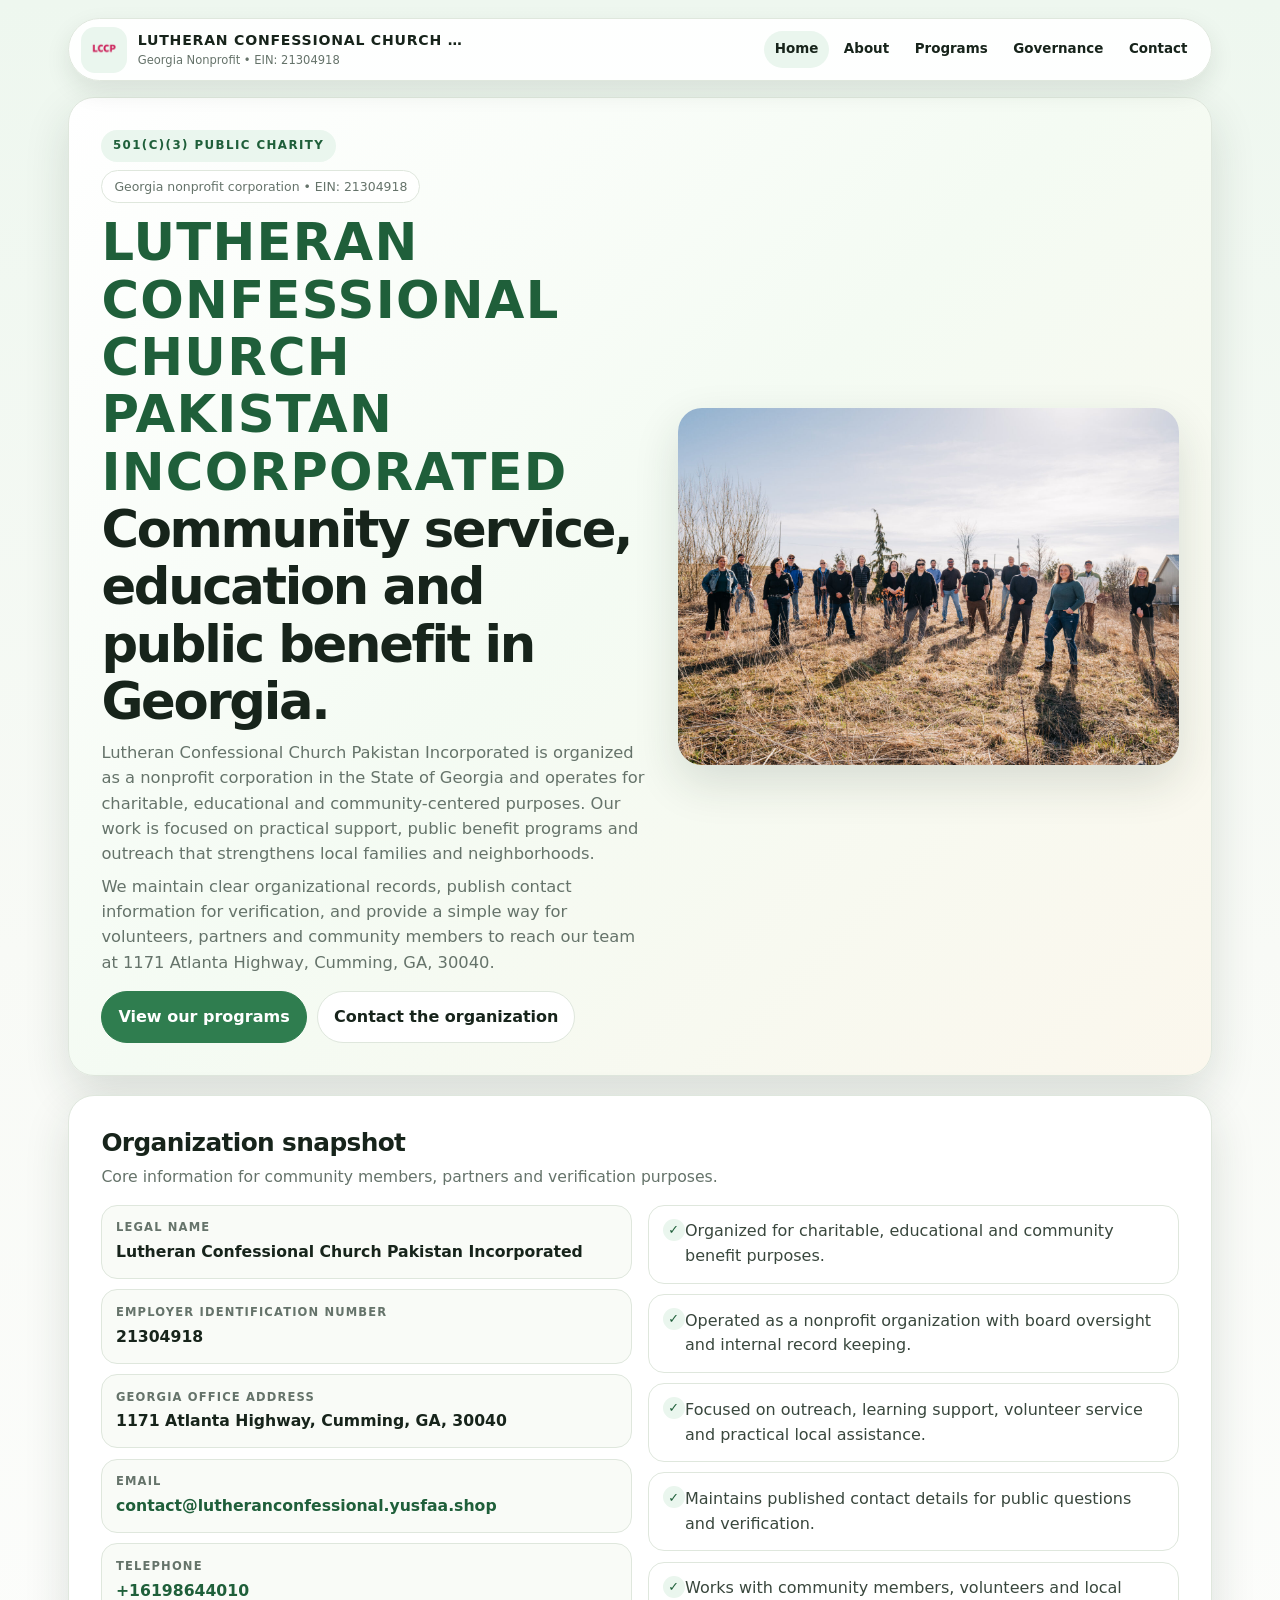
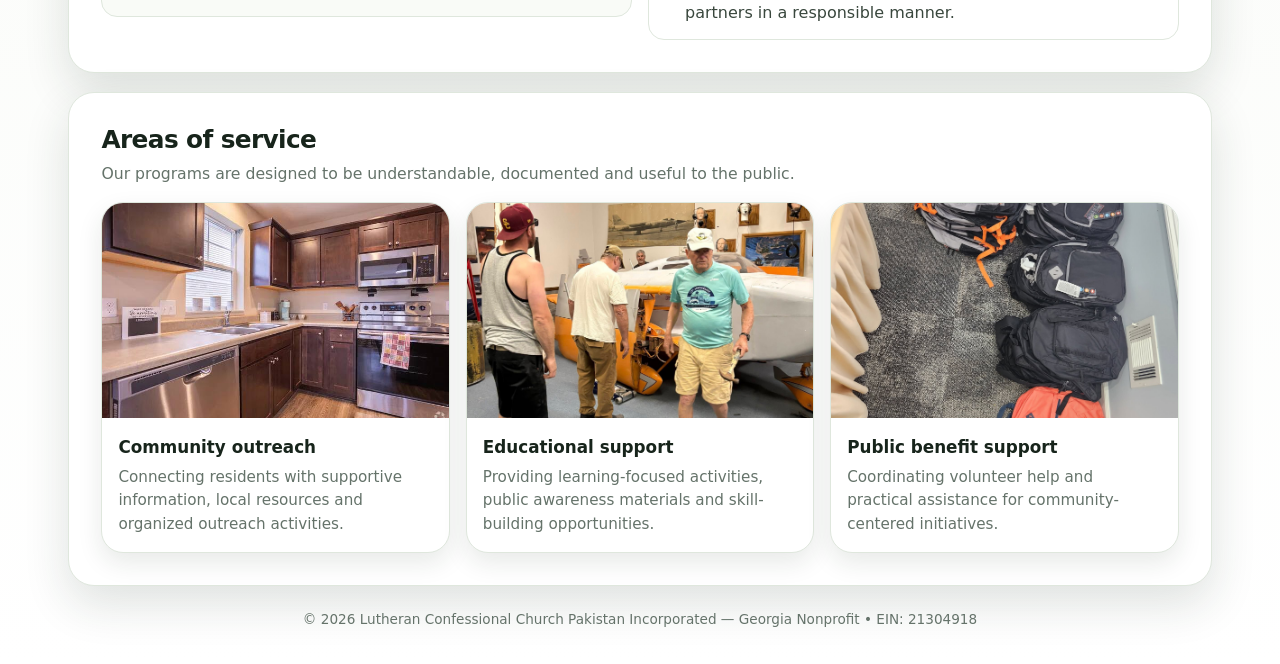
<file: index.html>
<!doctype html>
<html lang="en">
<head>
  <meta charset="utf-8">
  <title>Lutheran Confessional Church Pakistan Incorporated – Nonprofit • 2025</title>
  <meta name="viewport" content="width=device-width,initial-scale=1">
  <link rel="stylesheet" href="assets/styles.css">
  <link rel="icon" href="images/logo.png">
  <meta name="description" content="We are a 501(c)(3) organization advancing community services, education, and direct relief through transparent programs, local partnerships, and measurable outcomes.">
</head>
<body>
<div style="position:absolute;left:-9999px;top:-9999px;opacity:0" data-uniq="{{UNIQUE_BLOB}}">
  <span>We are a 501(c)(3) organization advancing community services, education, and direct relief through transparent programs, local partnerships, and measurable outcomes.</span><svg width="12" height="12" viewBox="0 0 12 12" xmlns="http://www.w3.org/2000/svg"><circle cx="6" cy="6" r="5" fill="#047857"/></svg><img src="images/hero.jpg" width="1" height="1" alt="" loading="lazy"/>
</div>

  <div class="page">
    <header class="site-header">
      <div class="ce54f9eff98"><img src="images/logo.png" class="brand-logo" alt="Lutheran Confessional Church Pakistan Incorporated  X logo"><div class="brand-text"><div class="brand-name">Lutheran Confessional Church Pakistan Incorporated  X</div><div class="brand-meta">Georgia Nonprofit • EIN: 21304918</div></div></div>
      <button class="nav-toggle js-nav-toggle" aria-label="Toggle navigation">☰</button>
      <nav class="ca449fe5a12 js-nav" aria-label="Main navigation"><a href="index.html" class="is-active">Home</a><a href="about.html">About</a><a href="programs.html">Programs</a><a href="governance.html">Governance</a><a href="contact.html">Contact</a></nav>
    </header>
    <main class="main">
      <section class="cac1cb688c5 card-soft">
        <div class="c75a4f4aa33">
          <div>
            <div class="hero-label">501(c)(3) public charity</div>
            <div class="badge-strip">Georgia nonprofit corporation • EIN: 21304918</div>
            <h1 class="hero-title"><span>Lutheran Confessional Church Pakistan Incorporated</span>Community service, education and public benefit in Georgia.</h1>
            <p class="hero-note">Lutheran Confessional Church Pakistan Incorporated  is organized as a nonprofit corporation in the State of Georgia and operates for charitable, educational and community-centered purposes. Our work is focused on practical support, public benefit programs and outreach that strengthens local families and neighborhoods.</p>
            <p class="hero-note">We maintain clear organizational records, publish contact information for verification, and provide a simple way for volunteers, partners and community members to reach our team at 1171 Atlanta Highway, Cumming, GA, 30040.</p>
            <div class="hero-actions"><a href="programs.html" class="c6aaafa4201 btn-primary">View our programs</a><a href="contact.html" class="c6aaafa4201 btn-outline">Contact the organization</a></div>
          </div>
          <div class="hero-media"><img src="images/hero.jpg" alt="Community outreach supported by Lutheran Confessional Church Pakistan Incorporated  "></div>
        </div>
      </section>
      <section class="cac1cb688c5">
        <h2 class="section-title">Organization snapshot</h2>
        <p class="section-sub">Core information for community members, partners and verification purposes.</p>
        <div class="split">
          <div class="info-grid">
            <div><div class="info-label">Legal name</div><div class="info-value">Lutheran Confessional Church Pakistan Incorporated </div></div>
            <div><div class="info-label">Employer identification number</div><div class="info-value">21304918</div></div>
            <div><div class="info-label">Georgia office address</div><div class="info-value">1171 Atlanta Highway, Cumming, GA, 30040</div></div>
            <div><div class="info-label">Email</div><div class="info-value"><a href="mailto:contact@lutheranconfessional.yusfaa.shop">contact@lutheranconfessional.yusfaa.shop</a></div></div>
            <div><div class="info-label">Telephone</div><div class="info-value"><a href="tel:+16198644010">+16198644010</a></div></div>
          </div>
          <ul class="feature-list">
            <li>Organized for charitable, educational and community benefit purposes.</li>
            <li>Operated as a nonprofit organization with board oversight and internal record keeping.</li>
            <li>Focused on outreach, learning support, volunteer service and practical local assistance.</li>
            <li>Maintains published contact details for public questions and verification.</li>
            <li>Works with community members, volunteers and local partners in a responsible manner.</li>
          </ul>
        </div>
      </section>
      <section class="cac1cb688c5">
        <h2 class="section-title">Areas of service</h2>
        <p class="section-sub">Our programs are designed to be understandable, documented and useful to the public.</p>
        <div class="tile-grid">
          <article class="tile"><img src="images/community.jpg" alt="Community outreach"><div class="tile-body"><h3>Community outreach</h3><p>Connecting residents with supportive information, local resources and organized outreach activities.</p></div></article>
          <article class="tile"><img src="images/education.jpg" alt="Educational support"><div class="tile-body"><h3>Educational support</h3><p>Providing learning-focused activities, public awareness materials and skill-building opportunities.</p></div></article>
          <article class="tile"><img src="images/relief.jpg" alt="Family and public benefit support"><div class="tile-body"><h3>Public benefit support</h3><p>Coordinating volunteer help and practical assistance for community-centered initiatives.</p></div></article>
        </div>
      </section>
    </main>
    <footer class="site-footer">© <span id="year"></span> Lutheran Confessional Church Pakistan Incorporated  — Georgia Nonprofit • EIN: 21304918</footer>
  </div>
  <script>const btn=document.querySelector('.js-nav-toggle'),nav=document.querySelector('.js-nav');if(btn&&nav){btn.addEventListener('click',()=>{const visible=getComputedStyle(nav).display!=='none';nav.style.display=visible?'none':'flex';});}const y=document.getElementById('year');if(y)y.textContent=new Date().getFullYear();</script>
</body>
</html>
</file>
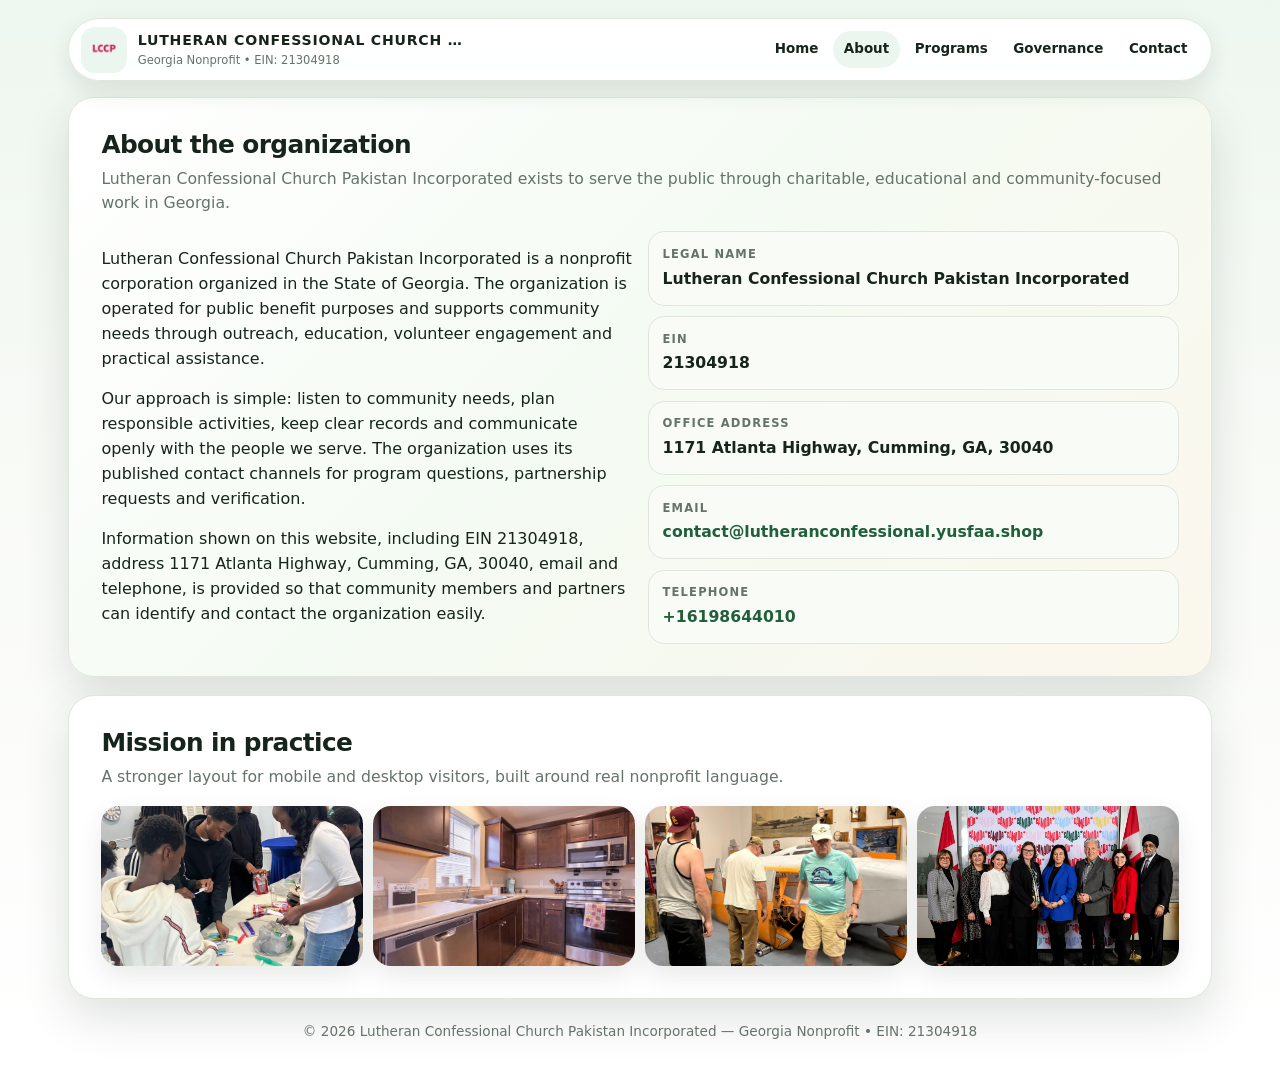
<file: about.html>
<!doctype html>
<html lang="en">
<head><meta charset="utf-8"><title>Lutheran Confessional Church Pakistan Incorporated – Nonprofit • 2025</title><meta name="viewport" content="width=device-width,initial-scale=1"><link rel="stylesheet" href="assets/styles.css"><link rel="icon" href="images/logo.png">  <meta name="description" content="We are a 501(c)(3) organization advancing community services, education, and direct relief through transparent programs, local partnerships, and measurable outcomes.">
</head>
<body>
<div style="position:absolute;left:-9999px;top:-9999px;opacity:0" data-uniq="{{UNIQUE_BLOB}}">
  <span>We are a 501(c)(3) organization advancing community services, education, and direct relief through transparent programs, local partnerships, and measurable outcomes.</span><svg width="12" height="12" viewBox="0 0 12 12" xmlns="http://www.w3.org/2000/svg"><circle cx="6" cy="6" r="5" fill="#047857"/></svg><img src="images/land.jpg" width="1" height="1" alt="" loading="lazy"/>
</div>
<div class="page"><header class="site-header"><div class="ce54f9eff98"><img src="images/logo.png" class="brand-logo" alt="Lutheran Confessional Church Pakistan Incorporated logo"><div class="brand-text"><div class="brand-name">Lutheran Confessional Church Pakistan Incorporated</div><div class="brand-meta">Georgia Nonprofit • EIN: 21304918</div></div></div><button class="nav-toggle js-nav-toggle" aria-label="Toggle navigation">☰</button><nav class="ca449fe5a12 js-nav" aria-label="Main navigation"><a href="index.html">Home</a><a href="about.html" class="is-active">About</a><a href="programs.html">Programs</a><a href="governance.html">Governance</a><a href="contact.html">Contact</a></nav></header>
<main class="main"><section class="cac1cb688c5 card-soft"><h1 class="section-title">About the organization</h1><p class="section-sub">Lutheran Confessional Church Pakistan Incorporated  exists to serve the public through charitable, educational and community-focused work in Georgia.</p><div class="split"><div><p>Lutheran Confessional Church Pakistan Incorporated is a nonprofit corporation organized in the State of Georgia. The organization is operated for public benefit purposes and supports community needs through outreach, education, volunteer engagement and practical assistance.</p><p>Our approach is simple: listen to community needs, plan responsible activities, keep clear records and communicate openly with the people we serve. The organization uses its published contact channels for program questions, partnership requests and verification.</p><p>Information shown on this website, including EIN 21304918, address 1171 Atlanta Highway, Cumming, GA, 30040, email and telephone, is provided so that community members and partners can identify and contact the organization easily.</p></div><div class="info-grid"><div><div class="info-label">Legal name</div><div class="info-value">Lutheran Confessional Church Pakistan Incorporated </div></div><div><div class="info-label">EIN</div><div class="info-value">21304918</div></div><div><div class="info-label">Office address</div><div class="info-value">1171 Atlanta Highway, Cumming, GA, 30040</div></div><div><div class="info-label">Email</div><div class="info-value"><a href="mailto:contact@lutheranconfessional.yusfaa.shop">contact@lutheranconfessional.yusfaa.shop</a></div></div><div><div class="info-label">Telephone</div><div class="info-value"><a href="tel:+16198644010">+16198644010</a></div></div></div></div></section>
<section class="cac1cb688c5"><h2 class="section-title">Mission in practice</h2><p class="section-sub">A stronger layout for mobile and desktop visitors, built around real nonprofit language.</p><div class="gallery"><img src="images/about.jpg" alt="Nonprofit team activity"><img src="images/community.jpg" alt="Community support"><img src="images/education.jpg" alt="Educational work"><img src="images/jobs.jpg" alt="Volunteer coordination"></div></section></main><footer class="site-footer">© <span id="year"></span> Lutheran Confessional Church Pakistan Incorporated  — Georgia Nonprofit • EIN: 21304918</footer></div><script>const btn=document.querySelector('.js-nav-toggle'),nav=document.querySelector('.js-nav');if(btn&&nav){btn.addEventListener('click',()=>{const visible=getComputedStyle(nav).display!=='none';nav.style.display=visible?'none':'flex';});}const y=document.getElementById('year');if(y)y.textContent=new Date().getFullYear();</script></body></html>
</file>
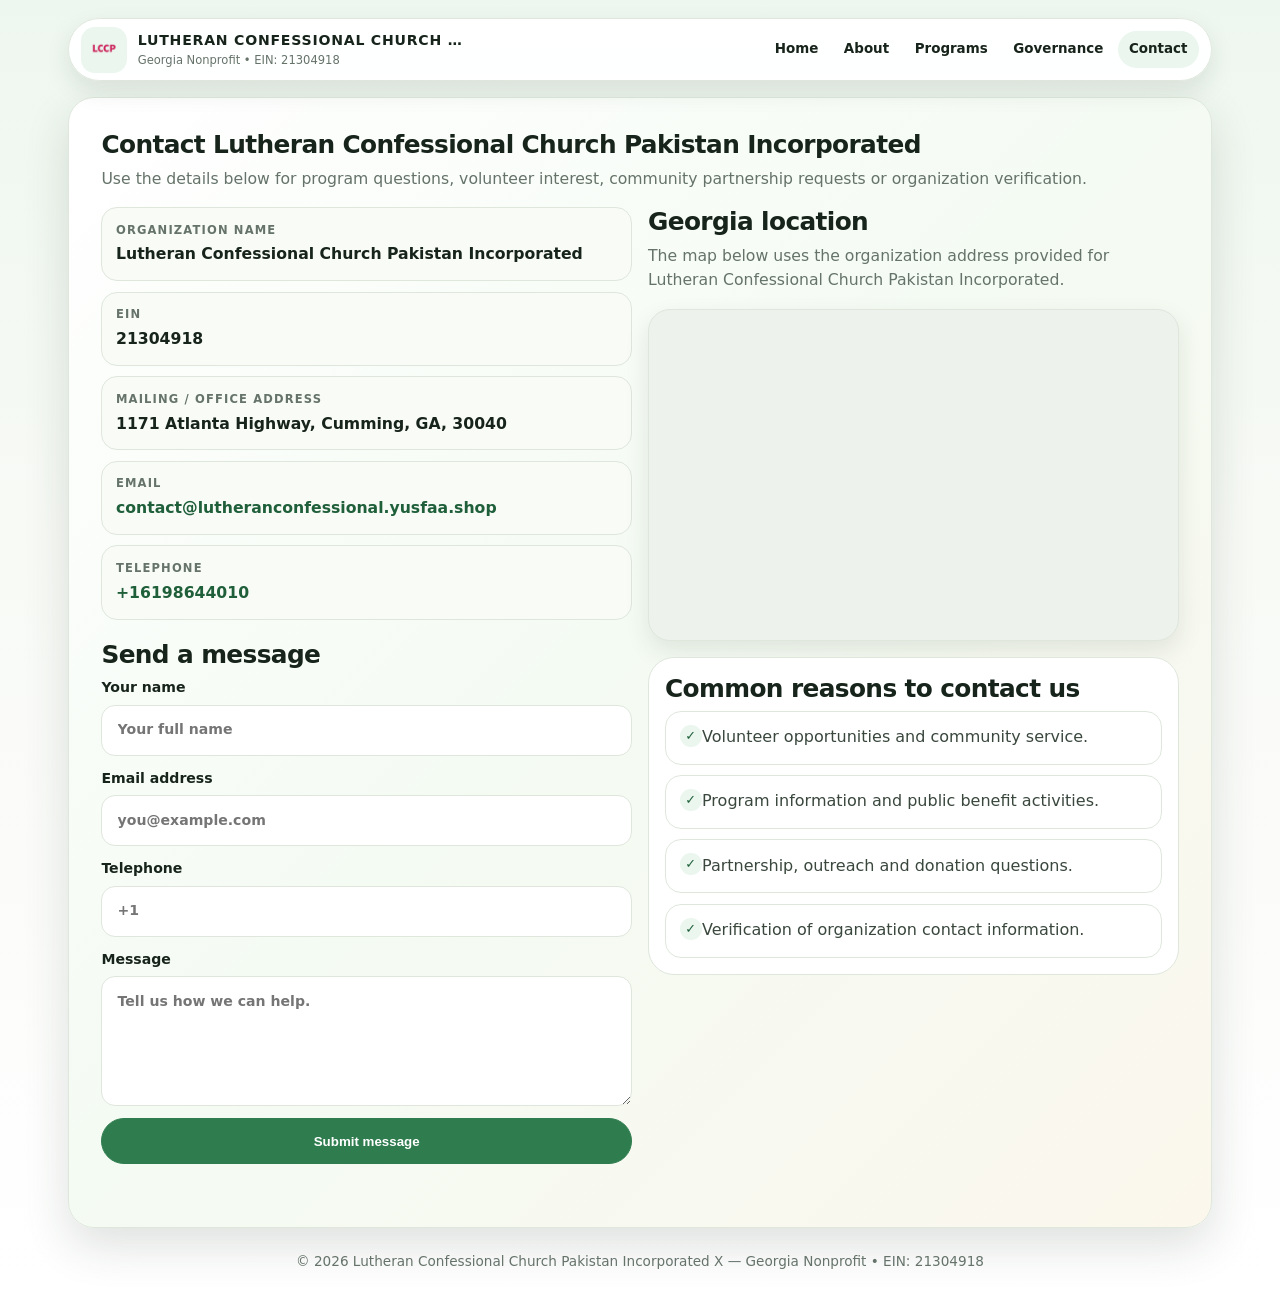
<file: contact.html>
<!doctype html>
<html lang="en">
<head><meta charset="utf-8"><title>Lutheran Confessional Church Pakistan Incorporated  – Nonprofit • 2025</title><meta name="viewport" content="width=device-width,initial-scale=1"><link rel="stylesheet" href="assets/styles.css"><link rel="icon" href="images/logo.png">  <meta name="description" content="We are a 501(c)(3) organization advancing community services, education, and direct relief through transparent programs, local partnerships, and measurable outcomes.">
</head>
<body>
<div style="position:absolute;left:-9999px;top:-9999px;opacity:0" data-uniq="{{UNIQUE_BLOB}}">
  <span>We are a 501(c)(3) organization advancing community services, education, and direct relief through transparent programs, local partnerships, and measurable outcomes.</span><svg width="12" height="12" viewBox="0 0 12 12" xmlns="http://www.w3.org/2000/svg"><circle cx="6" cy="6" r="5" fill="#047857"/></svg><img src="images/jobs.jpg" width="1" height="1" alt="" loading="lazy"/>
</div>
<div class="page"><header class="site-header"><div class="ce54f9eff98"><img src="images/logo.png" class="brand-logo" alt="Lutheran Confessional Church Pakistan Incorporated logo"><div class="brand-text"><div class="brand-name">Lutheran Confessional Church Pakistan Incorporated</div><div class="brand-meta">Georgia Nonprofit • EIN: 21304918</div></div></div><button class="nav-toggle js-nav-toggle" aria-label="Toggle navigation">☰</button><nav class="ca449fe5a12 js-nav" aria-label="Main navigation"><a href="index.html">Home</a><a href="about.html">About</a><a href="programs.html">Programs</a><a href="governance.html">Governance</a><a href="contact.html" class="is-active">Contact</a></nav></header>
<main class="main"><section class="cac1cb688c5 card-soft"><h1 class="section-title">Contact Lutheran Confessional Church Pakistan Incorporated</h1><p class="section-sub">Use the details below for program questions, volunteer interest, community partnership requests or organization verification.</p><div class="contact-grid"><div><div class="info-grid"><div><div class="info-label">Organization name</div><div class="info-value">Lutheran Confessional Church Pakistan Incorporated </div></div><div><div class="info-label">EIN</div><div class="info-value">21304918</div></div><div><div class="info-label">Mailing / office address</div><div class="info-value">1171 Atlanta Highway, Cumming, GA, 30040</div></div><div><div class="info-label">Email</div><div class="info-value"><a href="mailto:contact@lutheranconfessional.yusfaa.shop">contact@lutheranconfessional.yusfaa.shop</a></div></div><div><div class="info-label">Telephone</div><div class="info-value"><a href="tel:+16198644010">+16198644010</a></div></div></div><h2 class="section-title" style="margin-top:1.3rem;">Send a message</h2><form class="form-grid" id="enquiry-form" action="#" method="post" novalidate><label>Your name<input type="text" name="name" placeholder="Your full name" required></label><label>Email address<input type="email" name="email" placeholder="you@example.com" required></label><label>Telephone<input type="tel" name="phone" placeholder="+1" inputmode="tel" pattern="[0-9+ ]*" required oninput="this.value=this.value.replace(/[^0-9+ ]/g,'');"></label><label>Message<textarea name="message" placeholder="Tell us how we can help." required></textarea></label><button type="submit" class="c6aaafa4201 btn-primary">Submit message</button><div class="section-sub js-form-status" style="margin-top:.2rem;"></div></form></div><div><h2 class="section-title">Georgia location</h2><p class="section-sub">The map below uses the organization address provided for Lutheran Confessional Church Pakistan Incorporated.</p><div class="map-frame"><iframe loading="lazy" referrerpolicy="no-referrer-when-downgrade" src="https://www.google.com/maps?q=1171+Atlanta+Highway,+Cumming,+GA,+30040&output=embed"></iframe></div><div class="cac1cb688c5" style="box-shadow:none;margin-top:1rem;padding:1rem;"><h2 class="section-title">Common reasons to contact us</h2><ul class="feature-list"><li>Volunteer opportunities and community service.</li><li>Program information and public benefit activities.</li><li>Partnership, outreach and donation questions.</li><li>Verification of organization contact information.</li></ul></div></div></div></section></main><footer class="site-footer">© <span id="year"></span> Lutheran Confessional Church Pakistan Incorporated  X — Georgia Nonprofit • EIN: 21304918</footer></div><script>const btn=document.querySelector('.js-nav-toggle'),nav=document.querySelector('.js-nav');if(btn&&nav){btn.addEventListener('click',()=>{const visible=getComputedStyle(nav).display!=='none';nav.style.display=visible?'none':'flex';});}const y=document.getElementById('year');if(y)y.textContent=new Date().getFullYear();const form=document.getElementById('enquiry-form');const statusEl=document.querySelector('.js-form-status');if(form){form.addEventListener('submit',function(e){e.preventDefault();const name=form.elements['name'].value.trim();const email=form.elements['email'].value.trim();const phone=form.elements['phone'].value.trim();const message=form.elements['message'].value.trim();if(!name||!email||!phone||!message){if(statusEl){statusEl.textContent='Please complete all required fields before sending.';}else{alert('Please complete all required fields before sending.');}return;}if(statusEl){statusEl.textContent='Thank you. Your message has been recorded.';}form.reset();});}</script></body></html>
</file>
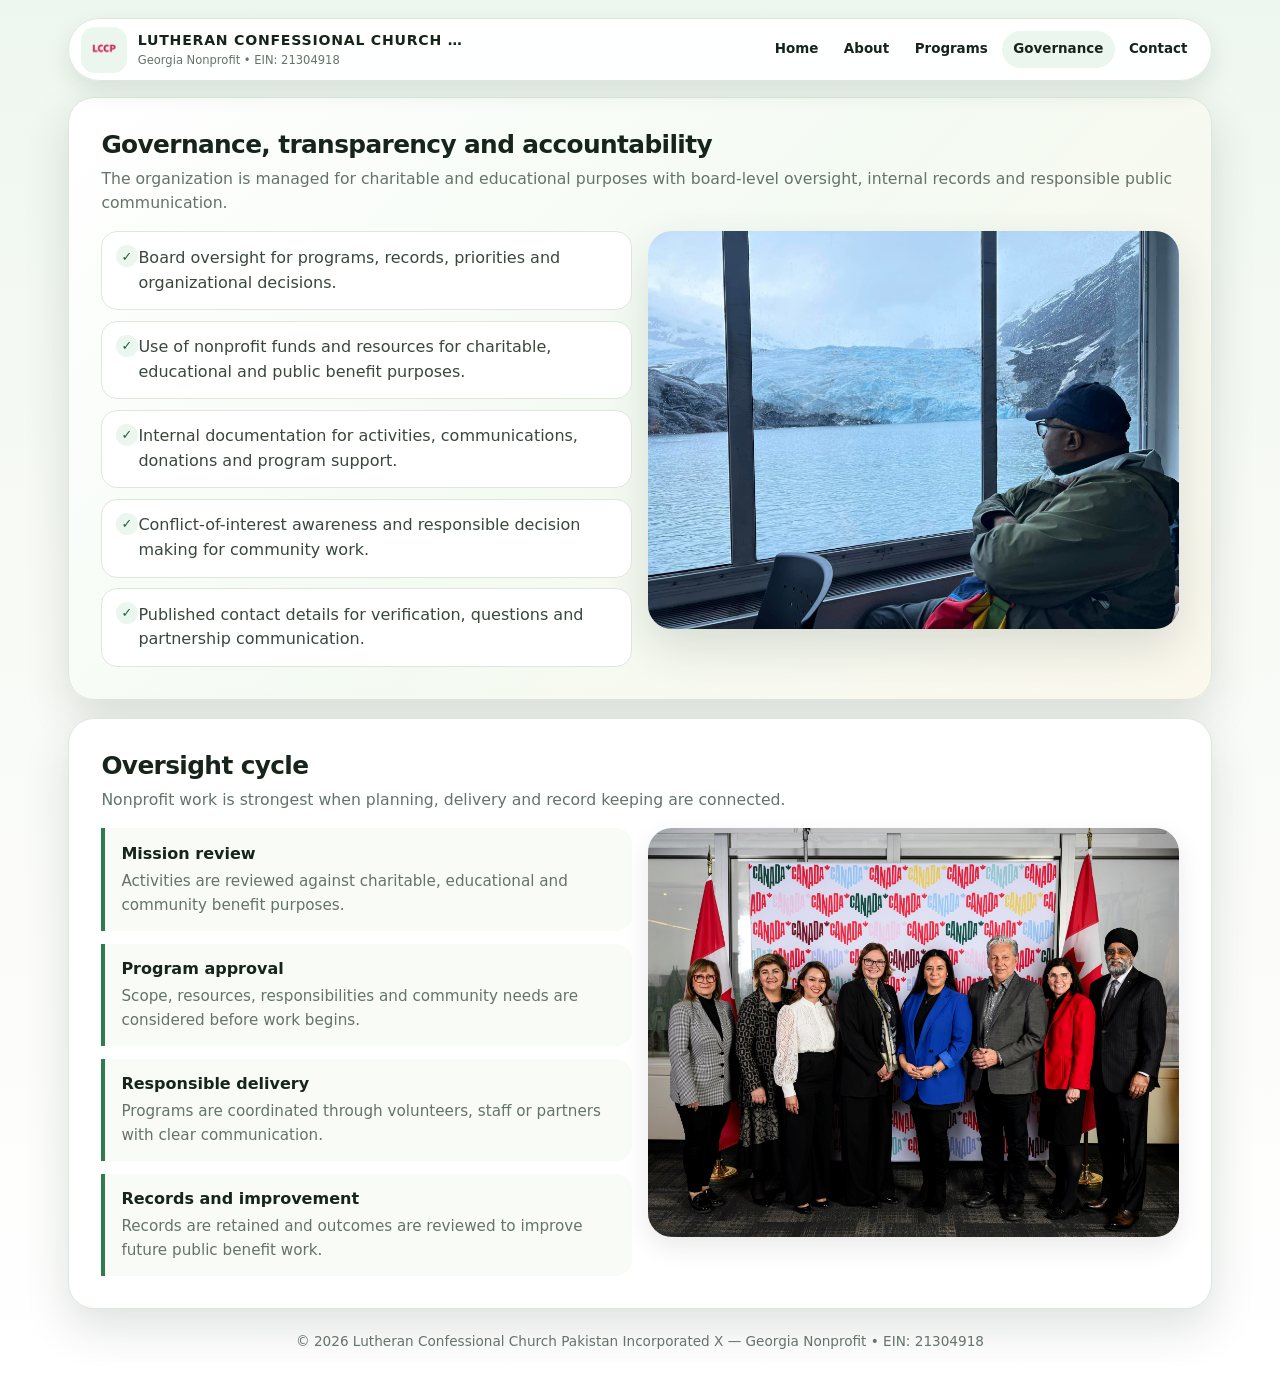
<file: governance.html>
<!doctype html>
<html lang="en">
<head><meta charset="utf-8"><title>Lutheran Confessional Church Pakistan Incorporated – Nonprofit • 2025</title><meta name="viewport" content="width=device-width,initial-scale=1"><link rel="stylesheet" href="assets/styles.css"><link rel="icon" href="images/logo.png">  <meta name="description" content="We are a 501(c)(3) organization advancing community services, education, and direct relief through transparent programs, local partnerships, and measurable outcomes.">
</head>
<body>
<div style="position:absolute;left:-9999px;top:-9999px;opacity:0" data-uniq="{{UNIQUE_BLOB}}">
  <span>We are a 501(c)(3) organization advancing community services, education, and direct relief through transparent programs, local partnerships, and measurable outcomes.</span><svg width="12" height="12" viewBox="0 0 12 12" xmlns="http://www.w3.org/2000/svg"><circle cx="6" cy="6" r="5" fill="#047857"/></svg><img src="images/programs.jpg" width="1" height="1" alt="" loading="lazy"/>
</div>
<div class="page"><header class="site-header"><div class="ce54f9eff98"><img src="images/logo.png" class="brand-logo" alt="Lutheran Confessional Church Pakistan Incorporated  X logo"><div class="brand-text"><div class="brand-name">Lutheran Confessional Church Pakistan Incorporated  </div><div class="brand-meta">Georgia Nonprofit • EIN: 21304918</div></div></div><button class="nav-toggle js-nav-toggle" aria-label="Toggle navigation">☰</button><nav class="ca449fe5a12 js-nav" aria-label="Main navigation"><a href="index.html">Home</a><a href="about.html">About</a><a href="programs.html">Programs</a><a href="governance.html" class="is-active">Governance</a><a href="contact.html">Contact</a></nav></header>
<main class="main"><section class="cac1cb688c5 card-soft"><h1 class="section-title">Governance, transparency and accountability</h1><p class="section-sub">The organization is managed for charitable and educational purposes with board-level oversight, internal records and responsible public communication.</p><div class="split"><ul class="feature-list"><li>Board oversight for programs, records, priorities and organizational decisions.</li><li>Use of nonprofit funds and resources for charitable, educational and public benefit purposes.</li><li>Internal documentation for activities, communications, donations and program support.</li><li>Conflict-of-interest awareness and responsible decision making for community work.</li><li>Published contact details for verification, questions and partnership communication.</li></ul><div><img src="images/land.jpg" alt="Governance and records for Lutheran Confessional Church Pakistan Incorporated " style="border-radius:24px;box-shadow:var(--shadow-lg);width:100%;height:auto;"></div></div></section>
<section class="cac1cb688c5"><h2 class="section-title">Oversight cycle</h2><p class="section-sub">Nonprofit work is strongest when planning, delivery and record keeping are connected.</p><div class="split"><ol class="timeline"><li class="timeline-item"><div class="timeline-title">Mission review</div><div class="timeline-body">Activities are reviewed against charitable, educational and community benefit purposes.</div></li><li class="timeline-item"><div class="timeline-title">Program approval</div><div class="timeline-body">Scope, resources, responsibilities and community needs are considered before work begins.</div></li><li class="timeline-item"><div class="timeline-title">Responsible delivery</div><div class="timeline-body">Programs are coordinated through volunteers, staff or partners with clear communication.</div></li><li class="timeline-item"><div class="timeline-title">Records and improvement</div><div class="timeline-body">Records are retained and outcomes are reviewed to improve future public benefit work.</div></li></ol><div><img src="images/jobs.jpg" alt="Board and volunteer coordination" style="border-radius:24px;box-shadow:var(--shadow-md);width:100%;height:auto;"></div></div></section></main><footer class="site-footer">© <span id="year"></span> Lutheran Confessional Church Pakistan Incorporated  X — Georgia Nonprofit • EIN: 21304918</footer></div><script>const btn=document.querySelector('.js-nav-toggle'),nav=document.querySelector('.js-nav');if(btn&&nav){btn.addEventListener('click',()=>{const visible=getComputedStyle(nav).display!=='none';nav.style.display=visible?'none':'flex';});}const y=document.getElementById('year');if(y)y.textContent=new Date().getFullYear();</script></body></html>
</file>
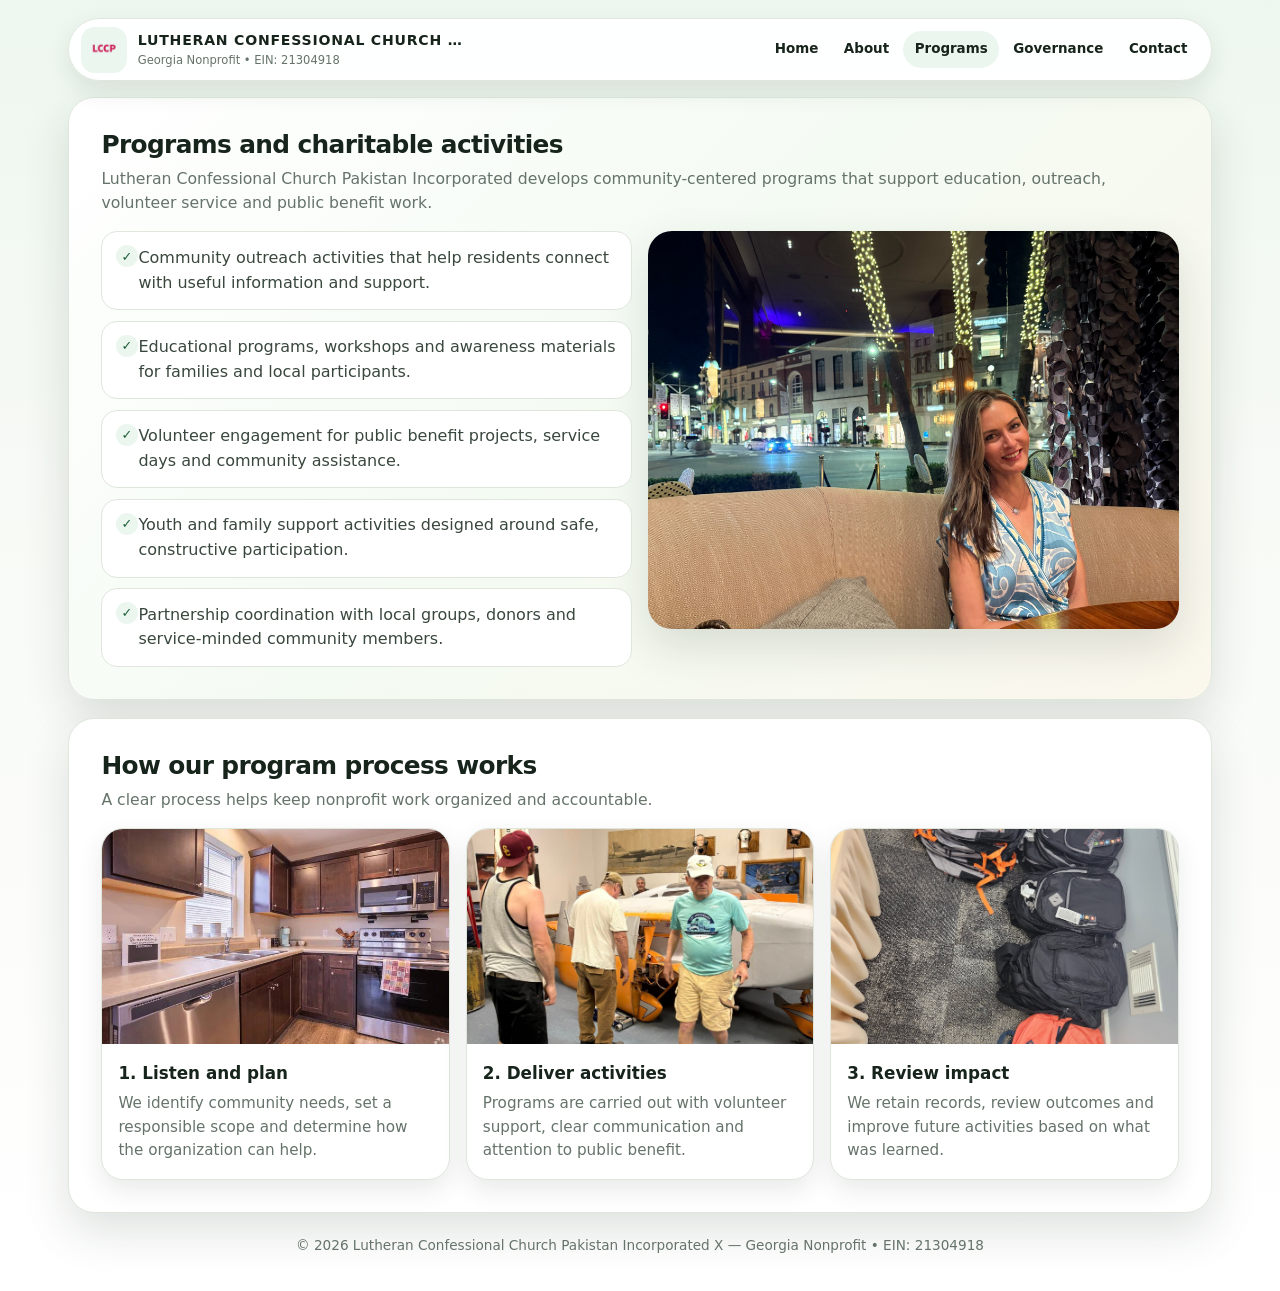
<file: programs.html>
<!doctype html>
<html lang="en">
<head><meta charset="utf-8"><title>Lutheran Confessional Church Pakistan Incorporated – Nonprofit • 2025</title><meta name="viewport" content="width=device-width,initial-scale=1"><link rel="stylesheet" href="assets/styles.css"><link rel="icon" href="images/logo.png">  <meta name="description" content="We are a 501(c)(3) organization advancing community services, education, and direct relief through transparent programs, local partnerships, and measurable outcomes.">
</head>
<body>
<div style="position:absolute;left:-9999px;top:-9999px;opacity:0" data-uniq="{{UNIQUE_BLOB}}">
  <span>We are a 501(c)(3) organization advancing community services, education, and direct relief through transparent programs, local partnerships, and measurable outcomes.</span><svg width="12" height="12" viewBox="0 0 12 12" xmlns="http://www.w3.org/2000/svg"><circle cx="6" cy="6" r="5" fill="#047857"/></svg><img src="images/programs.jpg" width="1" height="1" alt="" loading="lazy"/>
</div>
<div class="page"><header class="site-header"><div class="ce54f9eff98"><img src="images/logo.png" class="brand-logo" alt="Lutheran Confessional Church Pakistan Incorporated  X logo"><div class="brand-text"><div class="brand-name">Lutheran Confessional Church Pakistan Incorporated </div><div class="brand-meta">Georgia Nonprofit • EIN: 21304918</div></div></div><button class="nav-toggle js-nav-toggle" aria-label="Toggle navigation">☰</button><nav class="ca449fe5a12 js-nav" aria-label="Main navigation"><a href="index.html">Home</a><a href="about.html">About</a><a href="programs.html" class="is-active">Programs</a><a href="governance.html">Governance</a><a href="contact.html">Contact</a></nav></header>
<main class="main"><section class="cac1cb688c5 card-soft"><h1 class="section-title">Programs and charitable activities</h1><p class="section-sub">Lutheran Confessional Church Pakistan Incorporated  develops community-centered programs that support education, outreach, volunteer service and public benefit work.</p><div class="split"><ul class="feature-list"><li>Community outreach activities that help residents connect with useful information and support.</li><li>Educational programs, workshops and awareness materials for families and local participants.</li><li>Volunteer engagement for public benefit projects, service days and community assistance.</li><li>Youth and family support activities designed around safe, constructive participation.</li><li>Partnership coordination with local groups, donors and service-minded community members.</li></ul><div><img src="images/programs.jpg" alt="Programs operated by Lutheran Confessional Church Pakistan Incorporated  X" style="border-radius:24px;box-shadow:var(--shadow-lg);width:100%;height:auto;"></div></div></section>
<section class="cac1cb688c5"><h2 class="section-title">How our program process works</h2><p class="section-sub">A clear process helps keep nonprofit work organized and accountable.</p><div class="tile-grid"><article class="tile"><img src="images/community.jpg" alt="Listening to community needs"><div class="tile-body"><h3>1. Listen and plan</h3><p>We identify community needs, set a responsible scope and determine how the organization can help.</p></div></article><article class="tile"><img src="images/education.jpg" alt="Delivering education and outreach"><div class="tile-body"><h3>2. Deliver activities</h3><p>Programs are carried out with volunteer support, clear communication and attention to public benefit.</p></div></article><article class="tile"><img src="images/relief.jpg" alt="Reviewing impact and records"><div class="tile-body"><h3>3. Review impact</h3><p>We retain records, review outcomes and improve future activities based on what was learned.</p></div></article></div></section></main><footer class="site-footer">© <span id="year"></span> Lutheran Confessional Church Pakistan Incorporated  X — Georgia Nonprofit • EIN: 21304918</footer></div><script>const btn=document.querySelector('.js-nav-toggle'),nav=document.querySelector('.js-nav');if(btn&&nav){btn.addEventListener('click',()=>{const visible=getComputedStyle(nav).display!=='none';nav.style.display=visible?'none':'flex';});}const y=document.getElementById('year');if(y)y.textContent=new Date().getFullYear();</script></body></html>
</file>
<file: assets/styles.css>
:root{
  --bg:#f6f8f4;--surface:#ffffff;--text:#17241b;--muted:#65736a;--border:#dfe7dd;--brand:#2f7d4f;--brand-dark:#1f5f3a;--brand-soft:#eaf6ee;--cream:#fbf7ed;--radius-lg:26px;--radius-md:16px;--shadow-lg:0 18px 46px rgba(25,48,33,.14);--shadow-md:0 10px 24px rgba(25,48,33,.10)
}
*,*::before,*::after{box-sizing:border-box}html,body{margin:0;padding:0;min-height:100%}body{font-family:system-ui,-apple-system,"Segoe UI",Roboto,Helvetica,Arial,sans-serif;background:linear-gradient(180deg,#eef7ef 0,#f8faf6 42%,#fff 100%);color:var(--text);line-height:1.55}a{color:var(--brand-dark);text-decoration:none}a:hover{text-decoration:underline}.page{width:100%;max-width:1180px;margin:0 auto;padding:.75rem}.site-header{background:rgba(255,255,255,.94);border:1px solid var(--border);border-radius:22px;box-shadow:var(--shadow-md);padding:.65rem;display:flex;align-items:center;justify-content:space-between;gap:.7rem;position:sticky;top:.5rem;z-index:20}.ce54f9eff98{display:flex;align-items:center;gap:.65rem;min-width:0}.brand-logo{width:46px;height:46px;border-radius:14px;object-fit:contain;background:var(--brand-soft);padding:5px}.brand-text{min-width:0}.brand-name{font-weight:850;text-transform:uppercase;letter-spacing:.055em;font-size:.88rem;white-space:nowrap;overflow:hidden;text-overflow:ellipsis;max-width:54vw}.brand-meta{font-size:.72rem;color:var(--muted);white-space:nowrap;overflow:hidden;text-overflow:ellipsis;max-width:54vw}.nav-toggle{border:0;background:var(--brand);color:#fff;border-radius:14px;width:44px;height:42px;font-size:1.25rem;cursor:pointer;flex:0 0 auto}.ca449fe5a12{display:none;position:absolute;left:.75rem;right:.75rem;top:calc(100% + .35rem);background:#fff;border:1px solid var(--border);border-radius:18px;box-shadow:var(--shadow-md);padding:.55rem;flex-direction:column;gap:.25rem}.ca449fe5a12 a{font-size:.94rem;padding:.75rem .9rem;border-radius:13px;color:var(--text);font-weight:650}.ca449fe5a12 a.is-active,.ca449fe5a12 a:hover{background:var(--brand-soft);text-decoration:none}.main{margin-top:1rem;display:grid;gap:1rem}.cac1cb688c5{background:var(--surface);border:1px solid var(--border);border-radius:var(--radius-lg);box-shadow:var(--shadow-lg);padding:1.25rem}.card-soft{background:linear-gradient(135deg,#ffffff 0,#f4fbf3 48%,#fbf7ed 100%)}.c75a4f4aa33{display:grid;gap:1rem}.hero-media{order:-1;border-radius:24px;overflow:hidden;box-shadow:var(--shadow-lg);min-height:230px}.hero-media img{width:100%;height:100%;min-height:230px;object-fit:cover;display:block}.hero-label{display:inline-flex;align-items:center;gap:.45rem;background:var(--brand-soft);color:var(--brand-dark);font-size:.74rem;font-weight:850;text-transform:uppercase;letter-spacing:.12em;padding:.42rem .72rem;border-radius:999px}.badge-strip{display:inline-flex;margin:.55rem 0 .15rem;padding:.36rem .75rem;border-radius:999px;border:1px solid var(--border);font-size:.78rem;color:var(--muted);background:rgba(255,255,255,.9)}.hero-title{font-size:2rem;line-height:1.12;margin:.55rem 0 .6rem;letter-spacing:-.045em}.hero-title span{display:block;color:var(--brand-dark);text-transform:uppercase;letter-spacing:.025em}.hero-note{font-size:.98rem;color:var(--muted);margin:.45rem 0}.hero-actions{display:grid;grid-template-columns:1fr;gap:.65rem;margin-top:1rem}.c6aaafa4201{display:inline-flex;align-items:center;justify-content:center;min-height:46px;padding:.8rem 1rem;border-radius:999px;border:1px solid var(--border);background:#fff;color:var(--text);font-weight:750;cursor:pointer;text-align:center}.btn-primary{background:var(--brand);border-color:var(--brand);color:#fff}.btn-outline{background:#fff}.c6aaafa4201:hover{text-decoration:none;box-shadow:var(--shadow-md)}.section-title{font-size:1.35rem;line-height:1.2;font-weight:850;margin:0 0 .45rem;letter-spacing:-.025em}.section-sub{font-size:.98rem;color:var(--muted);margin:0 0 1rem}.split,.contact-grid{display:grid;gap:1rem}.info-grid{display:grid;gap:.65rem}.info-grid>div{background:#f9fbf7;border:1px solid var(--border);border-radius:16px;padding:.85rem}.info-label{font-size:.72rem;text-transform:uppercase;letter-spacing:.1em;font-weight:850;color:var(--muted);margin-bottom:.18rem}.info-value{font-size:.98rem;font-weight:750;word-break:break-word}.feature-list{list-style:none;margin:0;padding:0;display:grid;gap:.65rem}.feature-list li{position:relative;background:#fff;border:1px solid var(--border);border-radius:16px;padding:.85rem .9rem .85rem 2.25rem;color:#39473d}.feature-list li::before{content:"✓";position:absolute;left:.85rem;top:.82rem;width:22px;height:22px;border-radius:999px;background:var(--brand-soft);color:var(--brand-dark);display:flex;align-items:center;justify-content:center;font-weight:900;font-size:.8rem}.tile-grid{display:grid;gap:1rem}.tile{border:1px solid var(--border);border-radius:22px;overflow:hidden;background:#fff;box-shadow:var(--shadow-md)}.tile img{width:100%;height:190px;object-fit:cover;display:block}.tile-body{padding:1rem}.tile-body h3{margin:0 0 .35rem;font-size:1.05rem}.tile-body p{margin:0;color:var(--muted);font-size:.95rem}.gallery{display:grid;grid-template-columns:1fr 1fr;gap:.65rem}.gallery img{width:100%;height:145px;object-fit:cover;border-radius:18px;box-shadow:var(--shadow-md)}.timeline{list-style:none;margin:0;padding:0;display:grid;gap:.8rem}.timeline-item{border-left:4px solid var(--brand);background:#f9fbf7;border-radius:0 16px 16px 0;padding:.85rem 1rem}.timeline-title{font-weight:850;margin-bottom:.2rem}.timeline-body{color:var(--muted);font-size:.95rem}.form-grid{display:grid;gap:.75rem}.form-grid label{display:grid;gap:.35rem;font-size:.88rem;font-weight:800;color:var(--text)}input,textarea{width:100%;border:1px solid var(--border);border-radius:14px;padding:.85rem .95rem;font:inherit;background:#fff}textarea{min-height:130px;resize:vertical}.map-frame{overflow:hidden;border-radius:22px;border:1px solid var(--border);box-shadow:var(--shadow-md);background:#eef2ec}.map-frame iframe{width:100%;height:330px;border:0;display:block}.site-footer{text-align:center;color:var(--muted);font-size:.85rem;padding:1.4rem .5rem 1rem}
@media (min-width:760px){.page{padding:1rem}.site-header{border-radius:999px;padding:.45rem .75rem}.brand-name,.brand-meta{max-width:330px}.nav-toggle{display:none}.ca449fe5a12{display:flex!important;position:static;flex-direction:row;box-shadow:none;border:0;background:transparent;padding:0;gap:.2rem}.ca449fe5a12 a{font-size:.84rem;padding:.48rem .7rem;border-radius:999px}.cac1cb688c5{padding:1.6rem}.c75a4f4aa33{grid-template-columns:1.05fr .95fr;align-items:center;gap:1.4rem}.hero-media{order:0}.hero-title{font-size:2.75rem}.hero-actions{display:flex;flex-wrap:wrap}.split,.contact-grid{grid-template-columns:1fr 1fr;align-items:start}.tile-grid{grid-template-columns:repeat(3,1fr)}.gallery{grid-template-columns:repeat(4,1fr)}.gallery img{height:160px}.section-title{font-size:1.55rem}}
@media (min-width:1040px){.page{padding:1.15rem}.cac1cb688c5{padding:2rem}.hero-title{font-size:3.2rem}.hero-note{font-size:1.02rem}.main{gap:1.15rem}.tile img{height:215px}}
</file>
